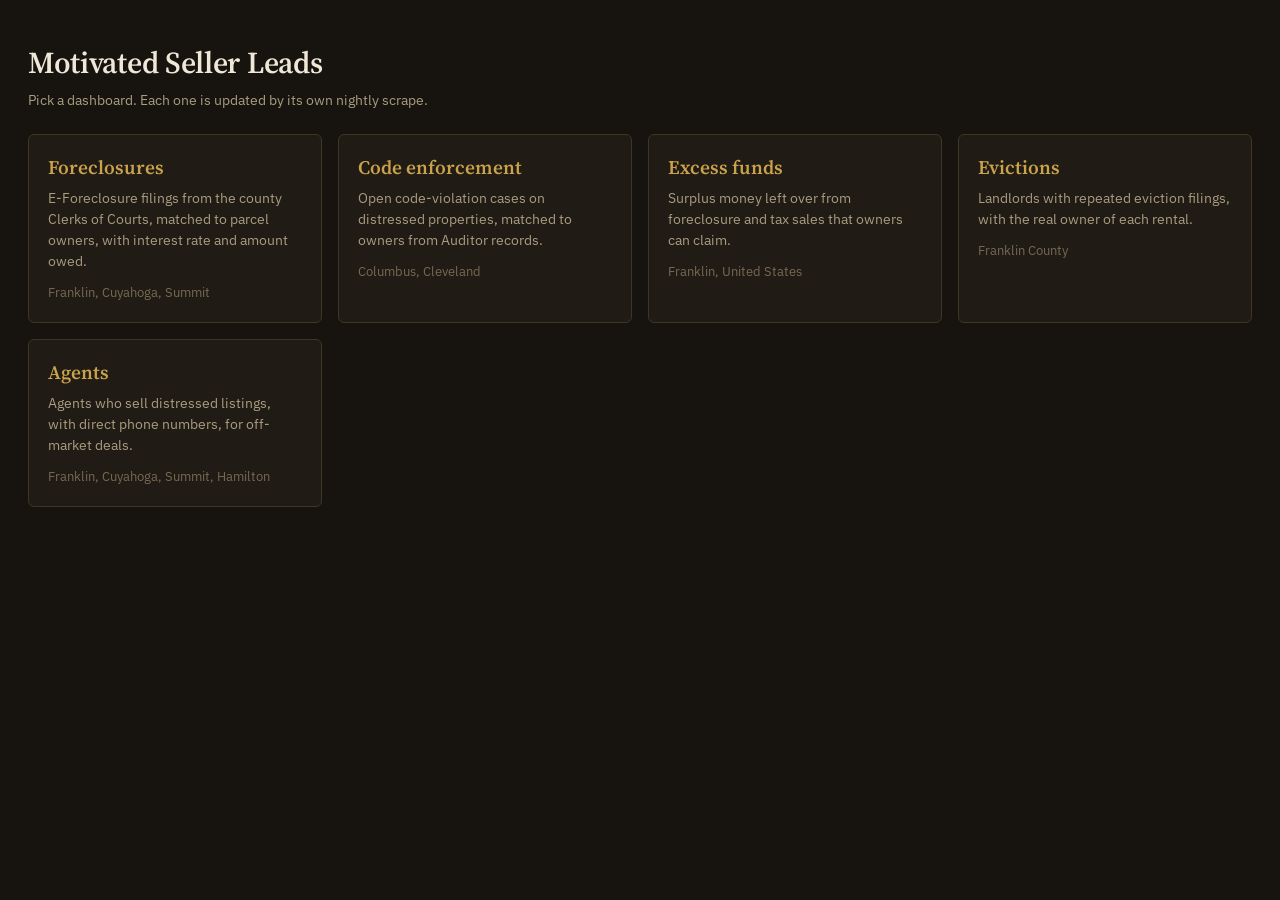
<file: dashboard/index.html>
<!doctype html>
<html lang="en">
<head>
<meta charset="utf-8">
<meta name="viewport" content="width=device-width, initial-scale=1">
<title>Motivated Seller Leads</title>
<link rel="preconnect" href="https://fonts.googleapis.com">
<link rel="preconnect" href="https://fonts.gstatic.com" crossorigin>
<link href="https://fonts.googleapis.com/css2?family=Source+Serif+4:opsz,wght@8..60,400;8..60,600&family=IBM+Plex+Sans:wght@400;500;600&family=IBM+Plex+Mono:wght@400;500&display=swap" rel="stylesheet">
<link rel="stylesheet" href="app.css">
</head>
<body>
<div class="wrap">
  <header>
    <h1>Motivated Seller Leads</h1>
    <p class="tagline">Pick a dashboard. Each one is updated by its own nightly scrape.</p>
  </header>
  <div class="cards" id="cards"></div>
</div>
<script src="dashboards.js"></script>
<script>
  const esc = s => (s ?? '').toString().replace(/[&<>"']/g, c => ({'&':'&amp;','<':'&lt;','>':'&gt;','"':'&quot;',"'":'&#39;'}[c]));
  document.getElementById('cards').innerHTML = window.DASHBOARDS.filter(d => d.url).map(d => `
    <a class="card" href="${esc(d.url)}">
      <h2>${esc(d.label)}</h2>
      <p>${esc(d.blurb)}</p>
      ${d.tabs ? `<div class="tabs">${esc(d.tabs)}</div>` : ''}
    </a>`).join('');
</script>
</body>
</html>
</file>
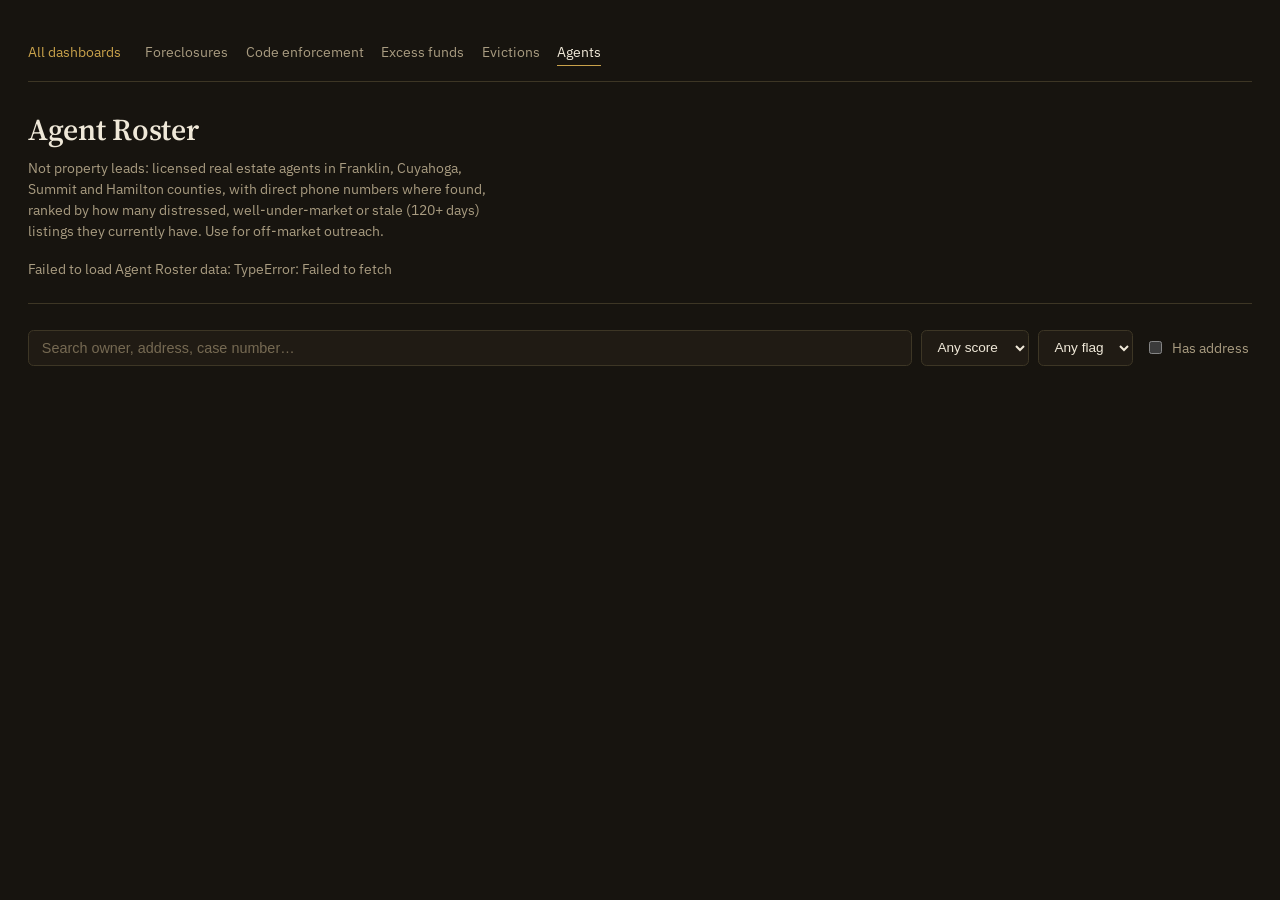
<file: dashboard/agents.html>
<!doctype html>
<html lang="en">
<head>
<meta charset="utf-8">
<meta name="viewport" content="width=device-width, initial-scale=1">
<title>Agent Roster · Motivated Seller Leads</title>
<link rel="preconnect" href="https://fonts.googleapis.com">
<link rel="preconnect" href="https://fonts.gstatic.com" crossorigin>
<link href="https://fonts.googleapis.com/css2?family=Source+Serif+4:opsz,wght@8..60,400;8..60,600&family=IBM+Plex+Sans:wght@400;500;600&family=IBM+Plex+Mono:wght@400;500&display=swap" rel="stylesheet">
<link rel="stylesheet" href="app.css">
</head>
<body>
<div class="wrap">
  <nav class="dash-nav" id="dash-nav"></nav>
  <header>
    <h1>Agent Roster</h1>
    <p class="tagline" id="tagline"></p>
  </header>

  <div class="county-tabs" id="county-tabs" role="tablist"></div>

  <div class="stats" id="stats">Loading records…</div>

  <div class="toolbar">
    <input id="search" type="search" placeholder="Search owner, address, case number…">
    <select id="minScore">
      <option value="0">Any score</option>
      <option value="70">Score 70+</option>
      <option value="50">Score 50+</option>
      <option value="30">Score 30+</option>
    </select>
    <select id="flagFilter">
      <option value="">Any flag</option>
    </select>
    <label class="check"><input type="checkbox" id="addressOnly"> Has address</label>
    <span id="rateControls" style="display:contents;">
      <select id="lowRateMax" title="Rates at or below this are highlighted as low">
        <option value="3.5">Low rate: 3.5% or less</option>
        <option value="4.5" selected>Low rate: 4.5% or less</option>
        <option value="5.5">Low rate: 5.5% or less</option>
      </select>
      <label class="check"><input type="checkbox" id="lowRateOnly"> Low rate only <span id="lowRateCount" class="muted"></span></label>
    </span>
  </div>

  <div id="table-wrap"></div>
  <div id="empty" style="display:none;">No leads on file yet — once the nightly scrape runs, they'll appear here.</div>
</div>

<script>window.PAGE = {"id": "agents", "heading": "Agent Roster", "keys": ["agents"]};</script>
<script src="dashboards.js"></script>
<script src="app.js"></script>
</body>
</html>
</file>
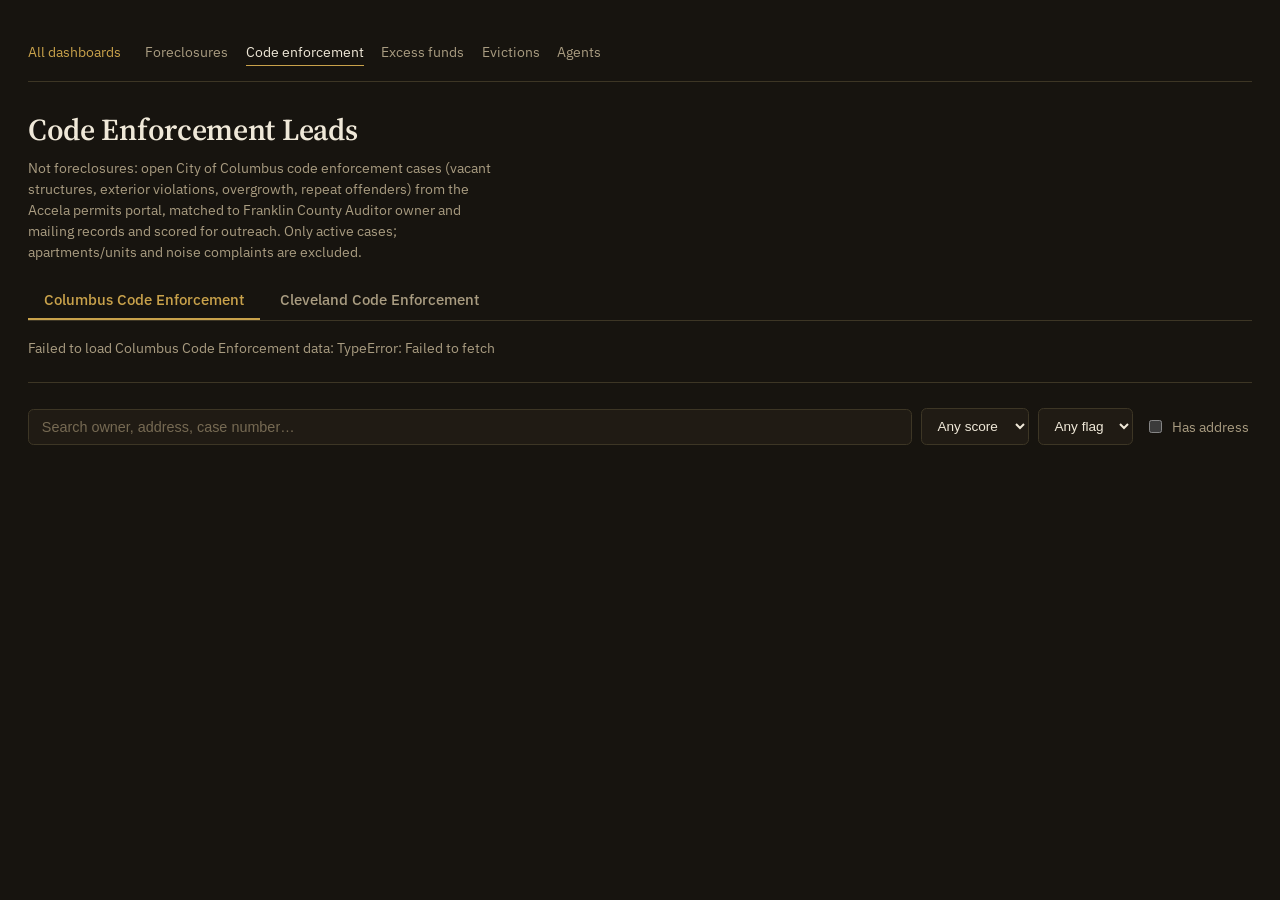
<file: dashboard/code-enforcement.html>
<!doctype html>
<html lang="en">
<head>
<meta charset="utf-8">
<meta name="viewport" content="width=device-width, initial-scale=1">
<title>Code Enforcement Leads · Motivated Seller Leads</title>
<link rel="preconnect" href="https://fonts.googleapis.com">
<link rel="preconnect" href="https://fonts.gstatic.com" crossorigin>
<link href="https://fonts.googleapis.com/css2?family=Source+Serif+4:opsz,wght@8..60,400;8..60,600&family=IBM+Plex+Sans:wght@400;500;600&family=IBM+Plex+Mono:wght@400;500&display=swap" rel="stylesheet">
<link rel="stylesheet" href="app.css">
</head>
<body>
<div class="wrap">
  <nav class="dash-nav" id="dash-nav"></nav>
  <header>
    <h1>Code Enforcement Leads</h1>
    <p class="tagline" id="tagline"></p>
  </header>

  <div class="county-tabs" id="county-tabs" role="tablist"></div>

  <div class="stats" id="stats">Loading records…</div>

  <div class="toolbar">
    <input id="search" type="search" placeholder="Search owner, address, case number…">
    <select id="minScore">
      <option value="0">Any score</option>
      <option value="70">Score 70+</option>
      <option value="50">Score 50+</option>
      <option value="30">Score 30+</option>
    </select>
    <select id="flagFilter">
      <option value="">Any flag</option>
    </select>
    <label class="check"><input type="checkbox" id="addressOnly"> Has address</label>
    <span id="rateControls" style="display:contents;">
      <select id="lowRateMax" title="Rates at or below this are highlighted as low">
        <option value="3.5">Low rate: 3.5% or less</option>
        <option value="4.5" selected>Low rate: 4.5% or less</option>
        <option value="5.5">Low rate: 5.5% or less</option>
      </select>
      <label class="check"><input type="checkbox" id="lowRateOnly"> Low rate only <span id="lowRateCount" class="muted"></span></label>
    </span>
  </div>

  <div id="table-wrap"></div>
  <div id="empty" style="display:none;">No leads on file yet — once the nightly scrape runs, they'll appear here.</div>
</div>

<script>window.PAGE = {"id": "code-enforcement", "heading": "Code Enforcement Leads", "keys": ["columbus", "cleveland"]};</script>
<script src="dashboards.js"></script>
<script src="app.js"></script>
</body>
</html>
</file>
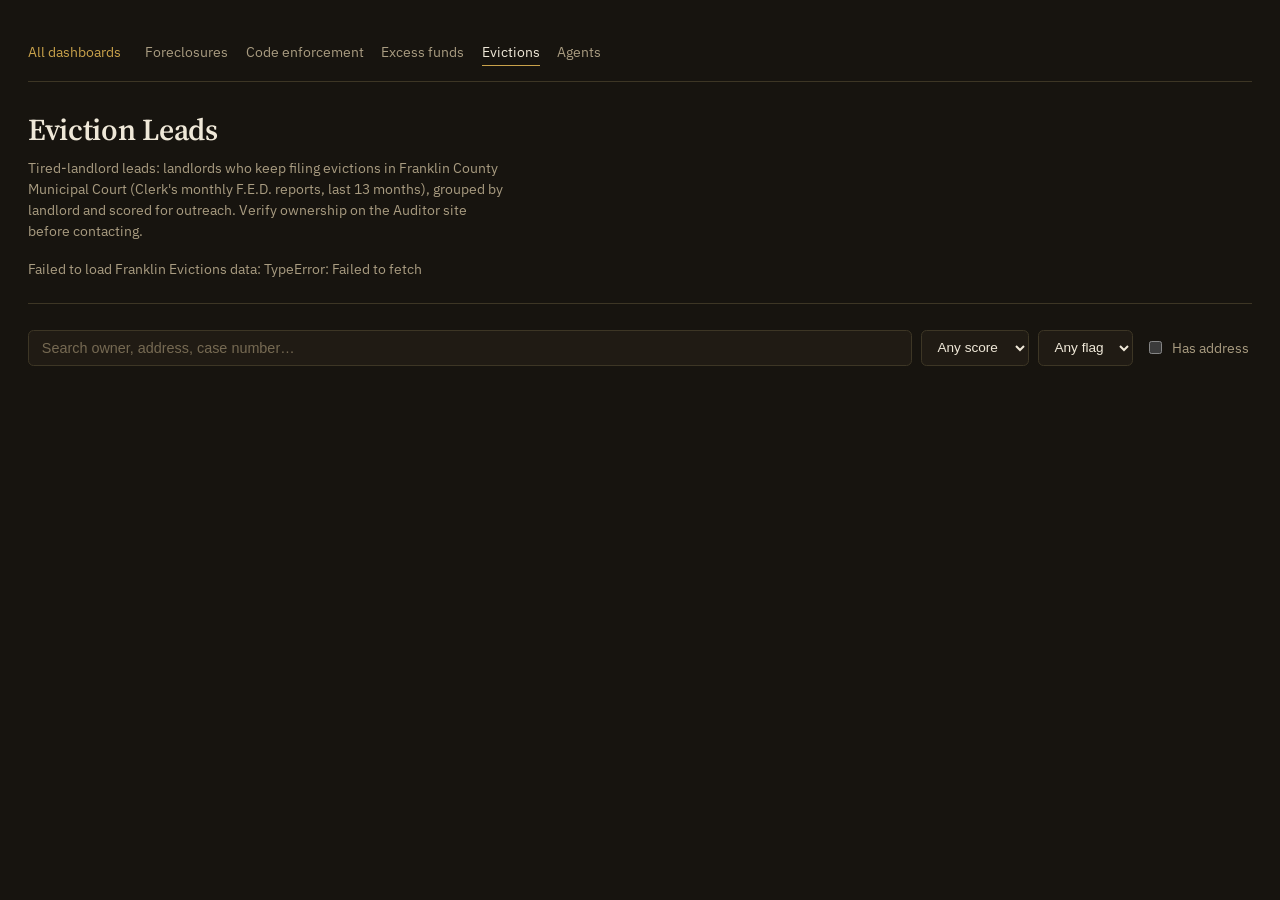
<file: dashboard/evictions.html>
<!doctype html>
<html lang="en">
<head>
<meta charset="utf-8">
<meta name="viewport" content="width=device-width, initial-scale=1">
<title>Eviction Leads · Motivated Seller Leads</title>
<link rel="preconnect" href="https://fonts.googleapis.com">
<link rel="preconnect" href="https://fonts.gstatic.com" crossorigin>
<link href="https://fonts.googleapis.com/css2?family=Source+Serif+4:opsz,wght@8..60,400;8..60,600&family=IBM+Plex+Sans:wght@400;500;600&family=IBM+Plex+Mono:wght@400;500&display=swap" rel="stylesheet">
<link rel="stylesheet" href="app.css">
</head>
<body>
<div class="wrap">
  <nav class="dash-nav" id="dash-nav"></nav>
  <header>
    <h1>Eviction Leads</h1>
    <p class="tagline" id="tagline"></p>
  </header>

  <div class="county-tabs" id="county-tabs" role="tablist"></div>

  <div class="stats" id="stats">Loading records…</div>

  <div class="toolbar">
    <input id="search" type="search" placeholder="Search owner, address, case number…">
    <select id="minScore">
      <option value="0">Any score</option>
      <option value="70">Score 70+</option>
      <option value="50">Score 50+</option>
      <option value="30">Score 30+</option>
    </select>
    <select id="flagFilter">
      <option value="">Any flag</option>
    </select>
    <label class="check"><input type="checkbox" id="addressOnly"> Has address</label>
    <span id="rateControls" style="display:contents;">
      <select id="lowRateMax" title="Rates at or below this are highlighted as low">
        <option value="3.5">Low rate: 3.5% or less</option>
        <option value="4.5" selected>Low rate: 4.5% or less</option>
        <option value="5.5">Low rate: 5.5% or less</option>
      </select>
      <label class="check"><input type="checkbox" id="lowRateOnly"> Low rate only <span id="lowRateCount" class="muted"></span></label>
    </span>
  </div>

  <div id="table-wrap"></div>
  <div id="empty" style="display:none;">No leads on file yet — once the nightly scrape runs, they'll appear here.</div>
</div>

<script>window.PAGE = {"id": "evictions", "heading": "Eviction Leads", "keys": ["evictions"]};</script>
<script src="dashboards.js"></script>
<script src="app.js"></script>
</body>
</html>
</file>
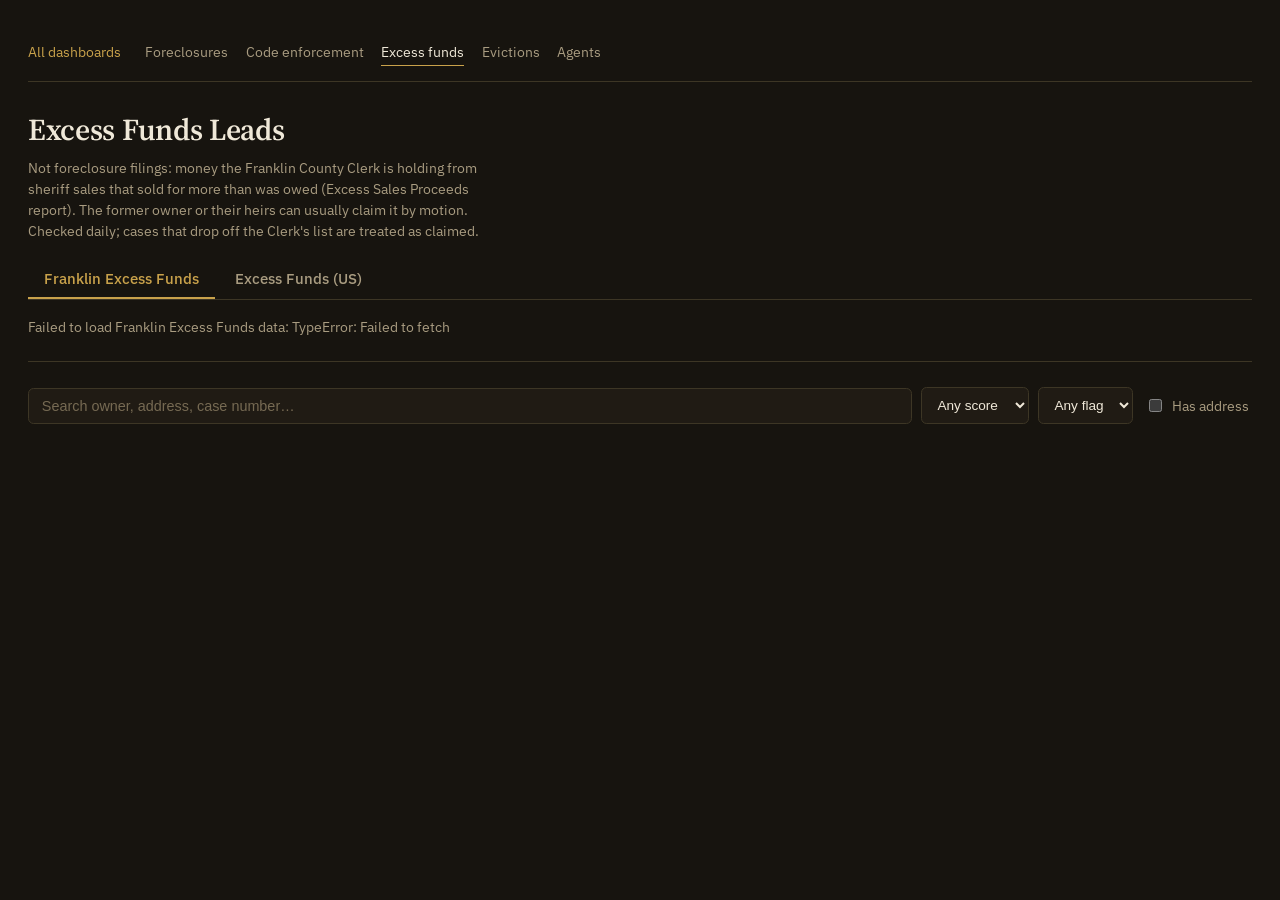
<file: dashboard/excess-funds.html>
<!doctype html>
<html lang="en">
<head>
<meta charset="utf-8">
<meta name="viewport" content="width=device-width, initial-scale=1">
<title>Excess Funds Leads · Motivated Seller Leads</title>
<link rel="preconnect" href="https://fonts.googleapis.com">
<link rel="preconnect" href="https://fonts.gstatic.com" crossorigin>
<link href="https://fonts.googleapis.com/css2?family=Source+Serif+4:opsz,wght@8..60,400;8..60,600&family=IBM+Plex+Sans:wght@400;500;600&family=IBM+Plex+Mono:wght@400;500&display=swap" rel="stylesheet">
<link rel="stylesheet" href="app.css">
</head>
<body>
<div class="wrap">
  <nav class="dash-nav" id="dash-nav"></nav>
  <header>
    <h1>Excess Funds Leads</h1>
    <p class="tagline" id="tagline"></p>
  </header>

  <div class="county-tabs" id="county-tabs" role="tablist"></div>

  <div class="stats" id="stats">Loading records…</div>

  <div class="toolbar">
    <input id="search" type="search" placeholder="Search owner, address, case number…">
    <select id="minScore">
      <option value="0">Any score</option>
      <option value="70">Score 70+</option>
      <option value="50">Score 50+</option>
      <option value="30">Score 30+</option>
    </select>
    <select id="flagFilter">
      <option value="">Any flag</option>
    </select>
    <label class="check"><input type="checkbox" id="addressOnly"> Has address</label>
    <span id="rateControls" style="display:contents;">
      <select id="lowRateMax" title="Rates at or below this are highlighted as low">
        <option value="3.5">Low rate: 3.5% or less</option>
        <option value="4.5" selected>Low rate: 4.5% or less</option>
        <option value="5.5">Low rate: 5.5% or less</option>
      </select>
      <label class="check"><input type="checkbox" id="lowRateOnly"> Low rate only <span id="lowRateCount" class="muted"></span></label>
    </span>
  </div>

  <div id="table-wrap"></div>
  <div id="empty" style="display:none;">No leads on file yet — once the nightly scrape runs, they'll appear here.</div>
</div>

<script>window.PAGE = {"id": "excess-funds", "heading": "Excess Funds Leads", "keys": ["excess", "excess-national"]};</script>
<script src="dashboards.js"></script>
<script src="app.js"></script>
</body>
</html>
</file>
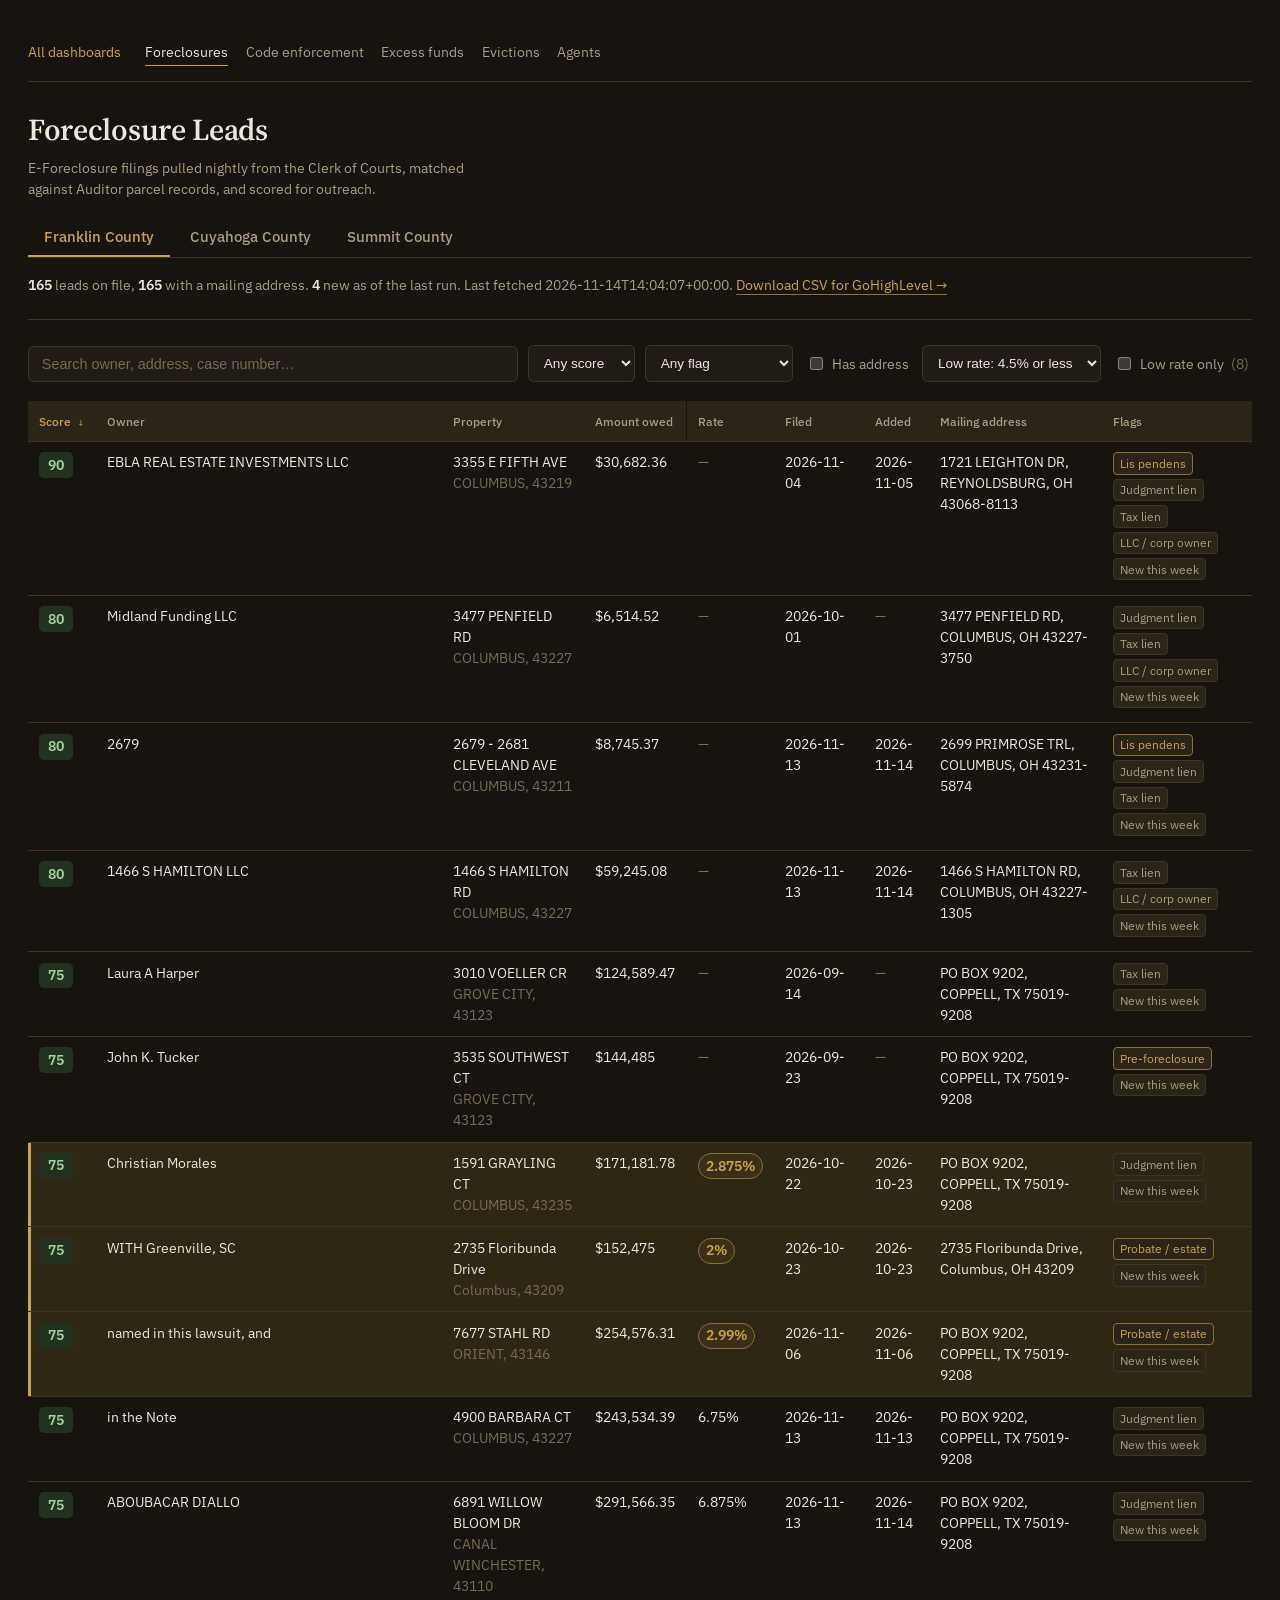
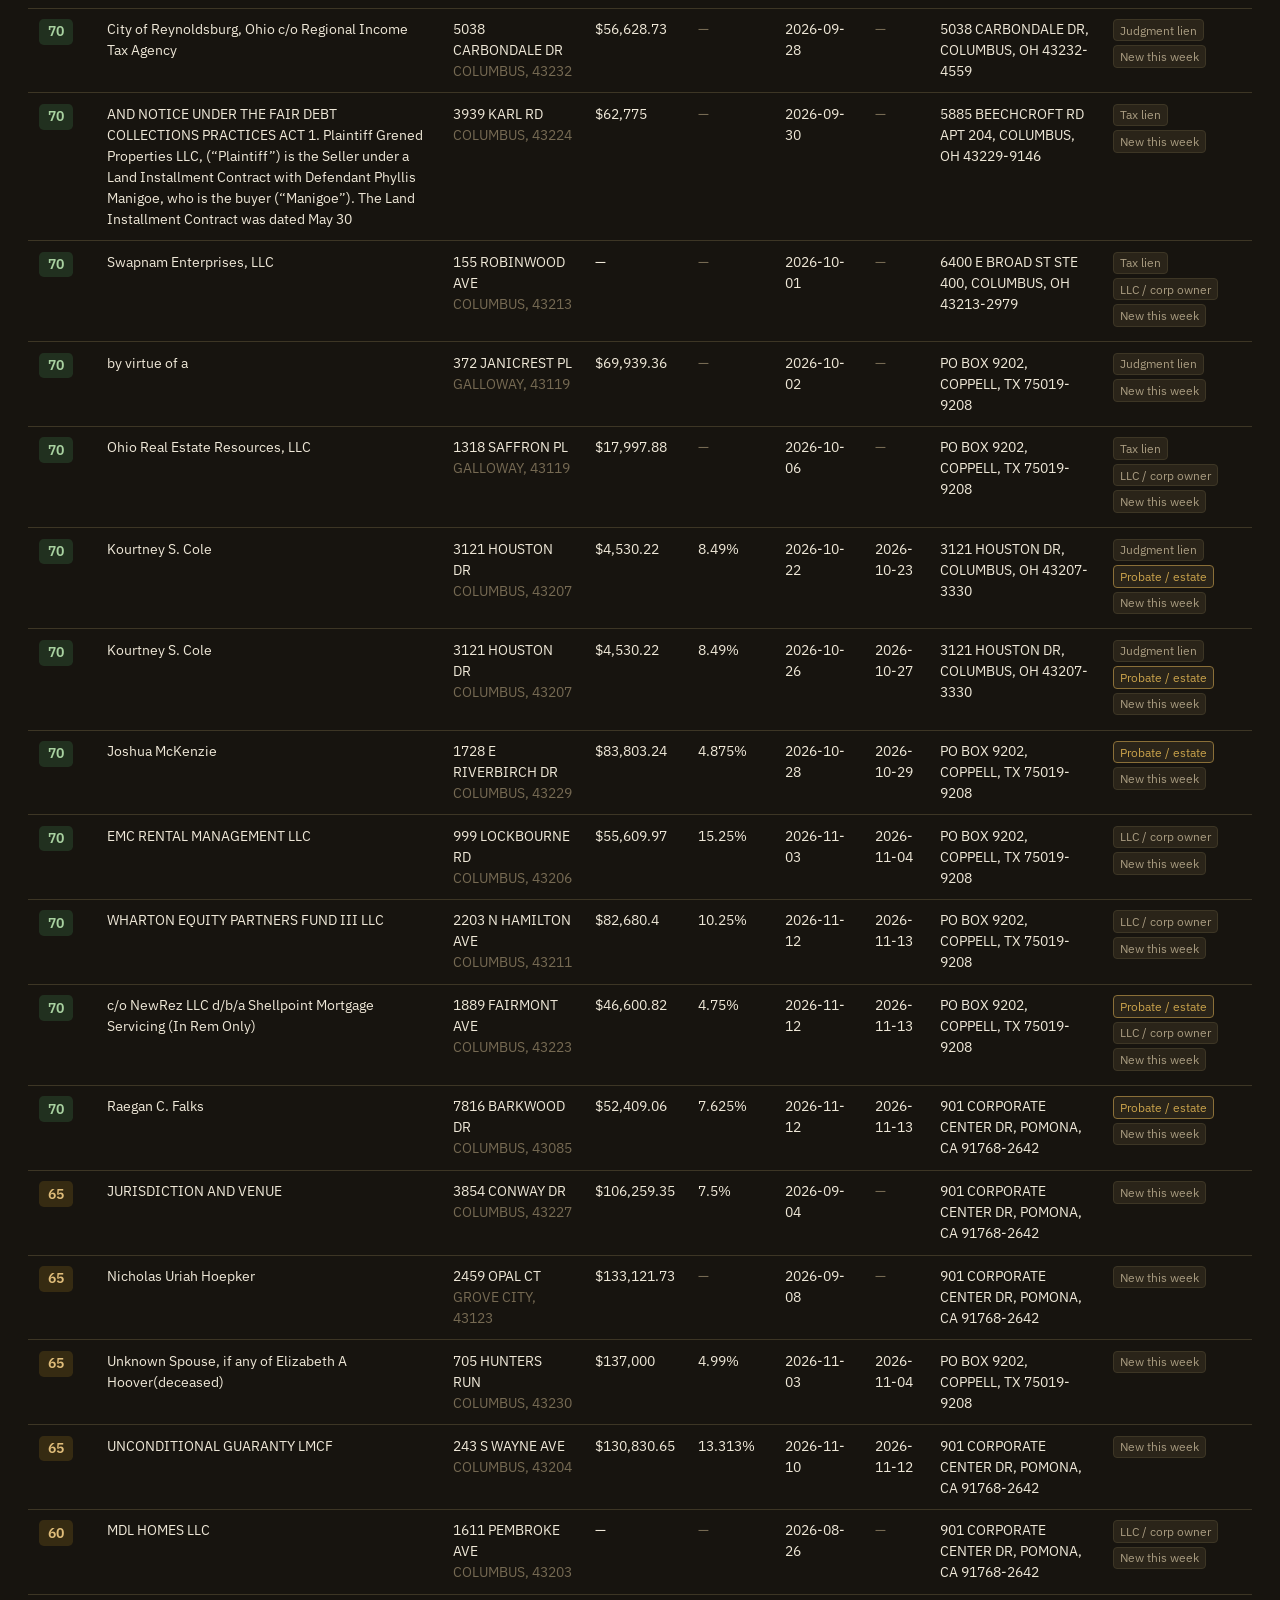
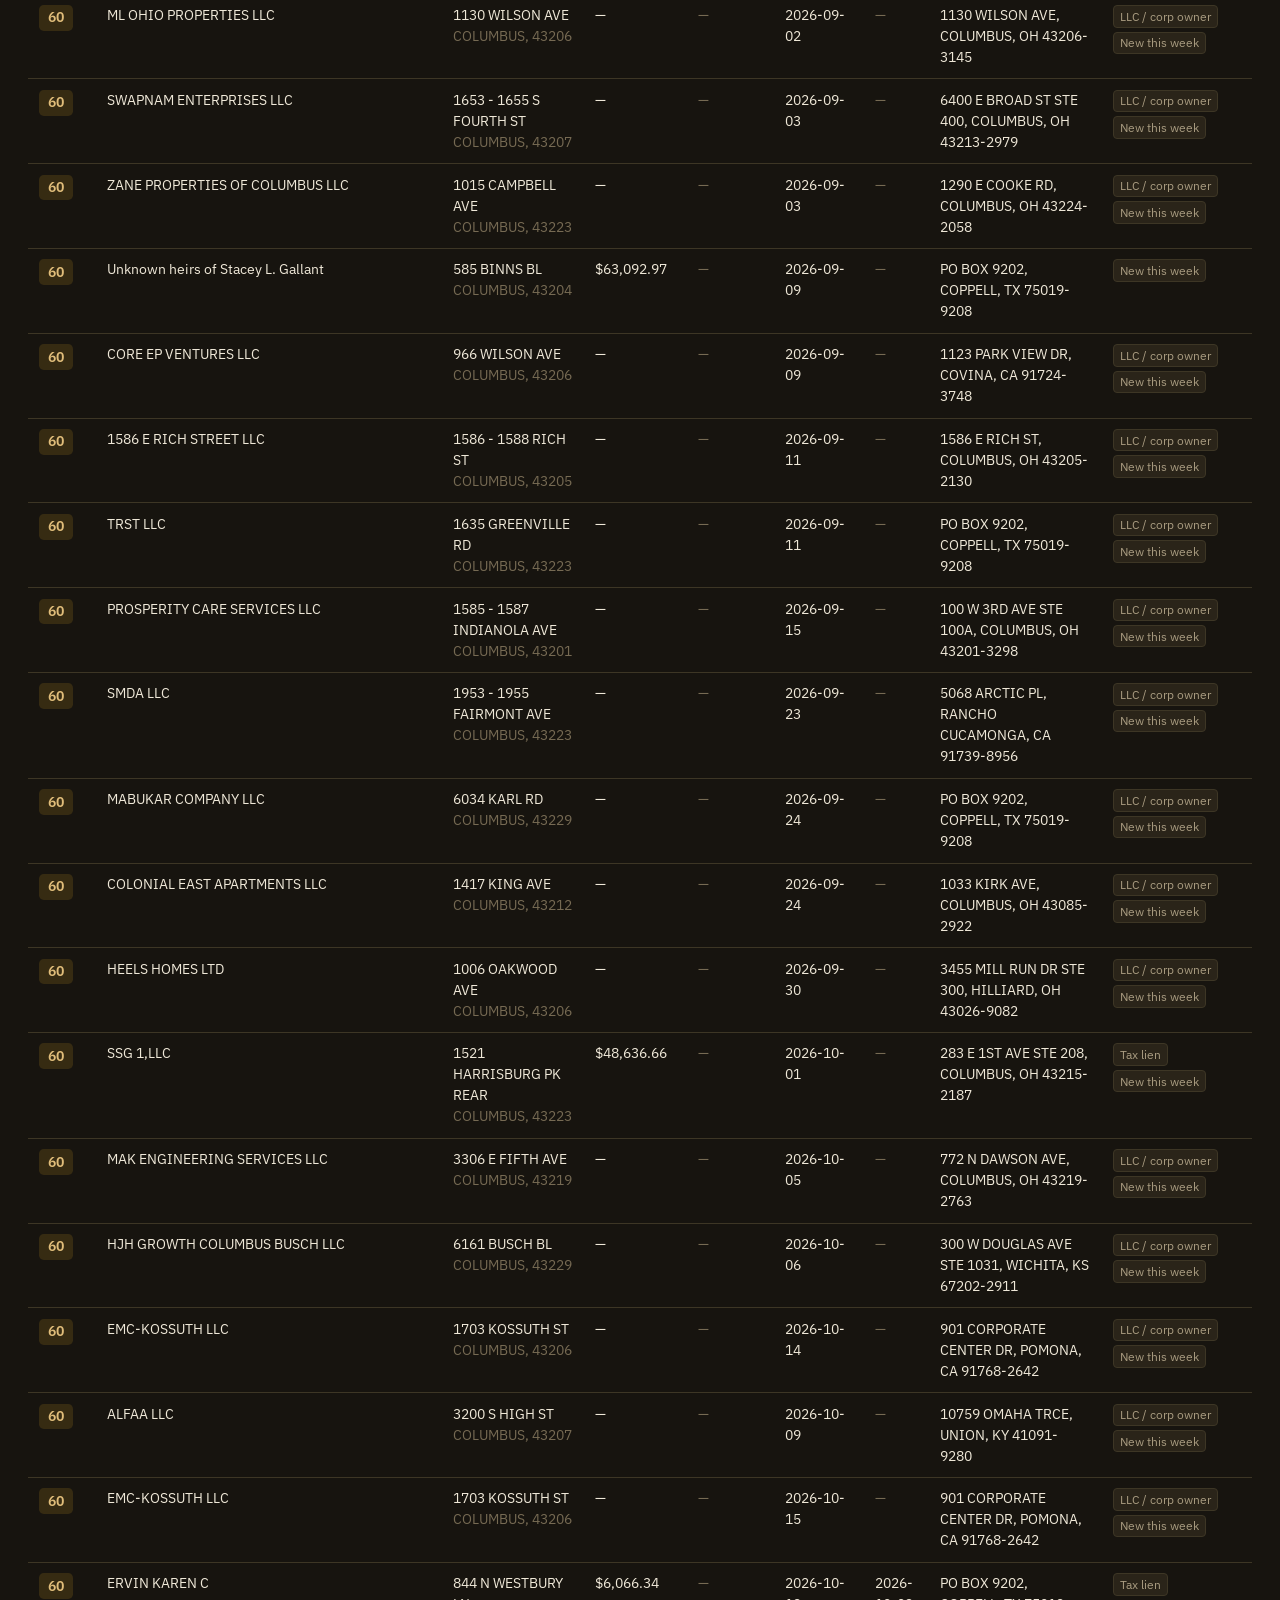
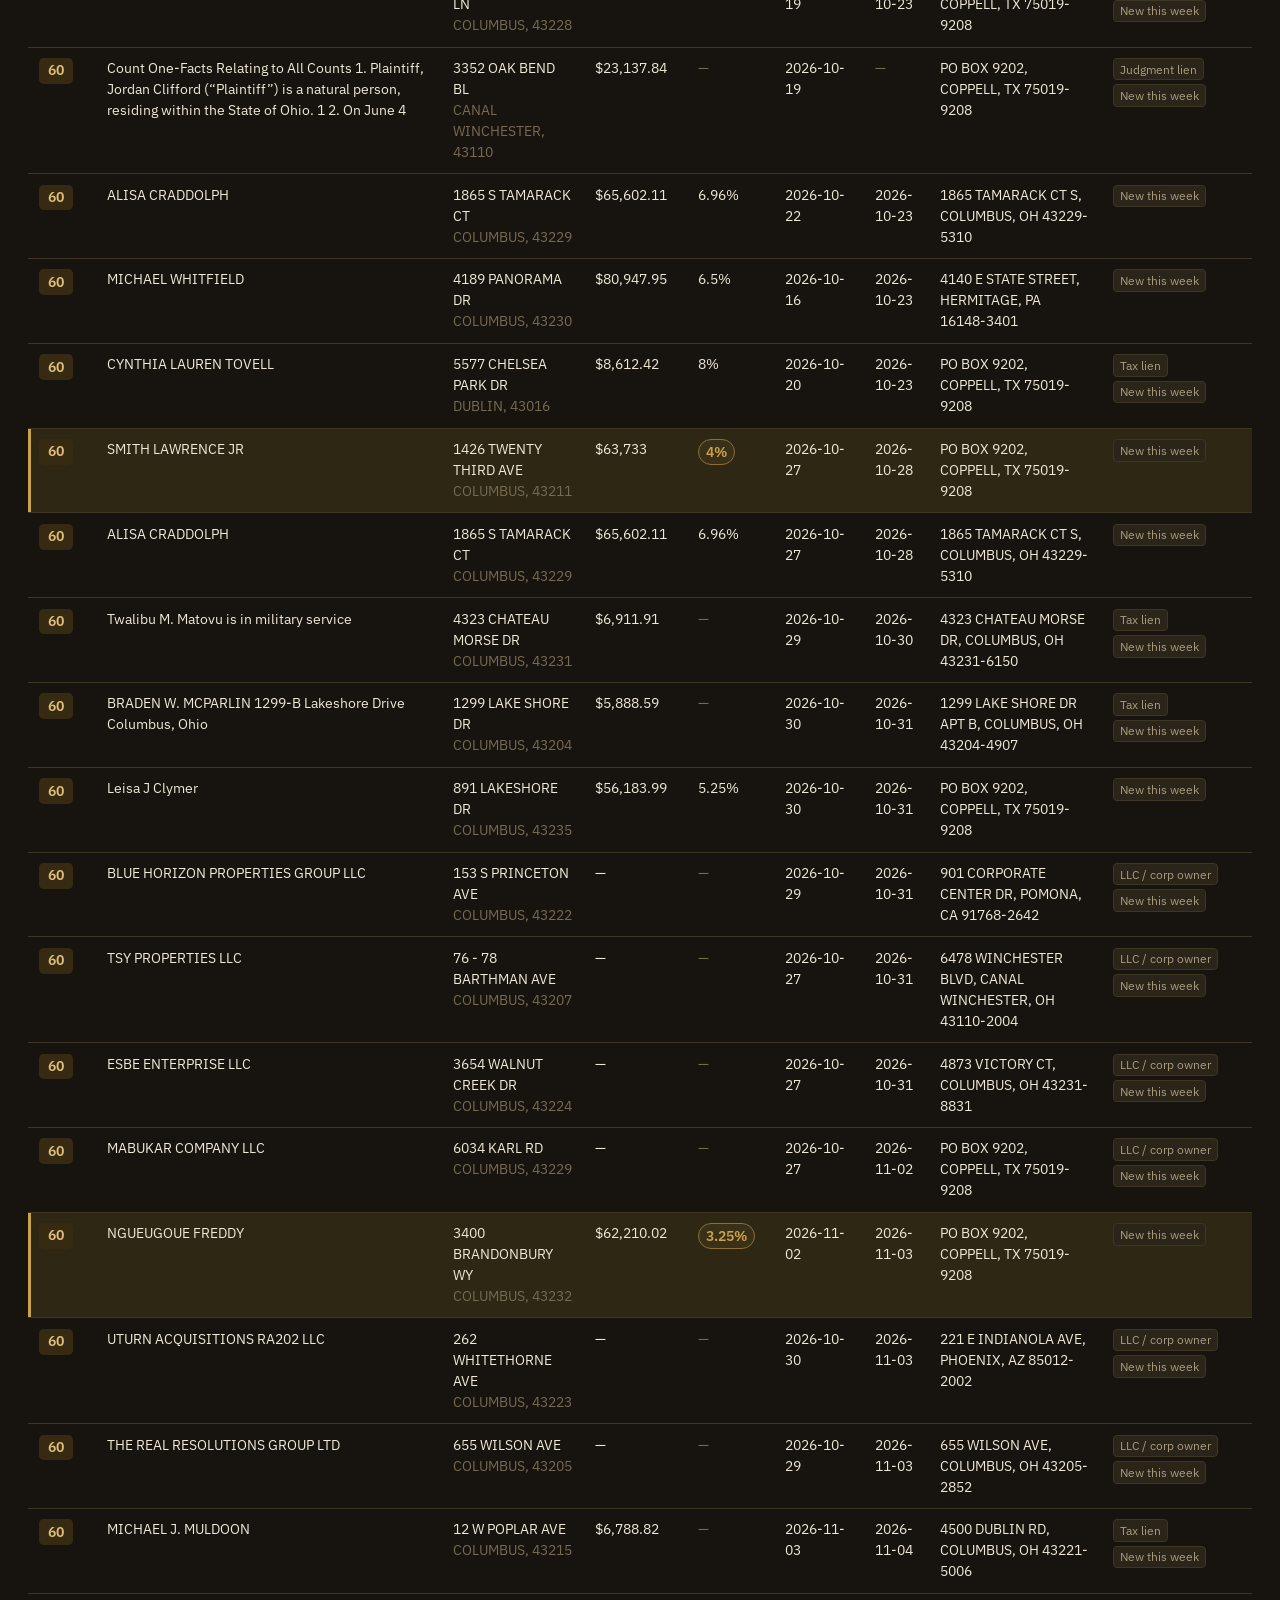
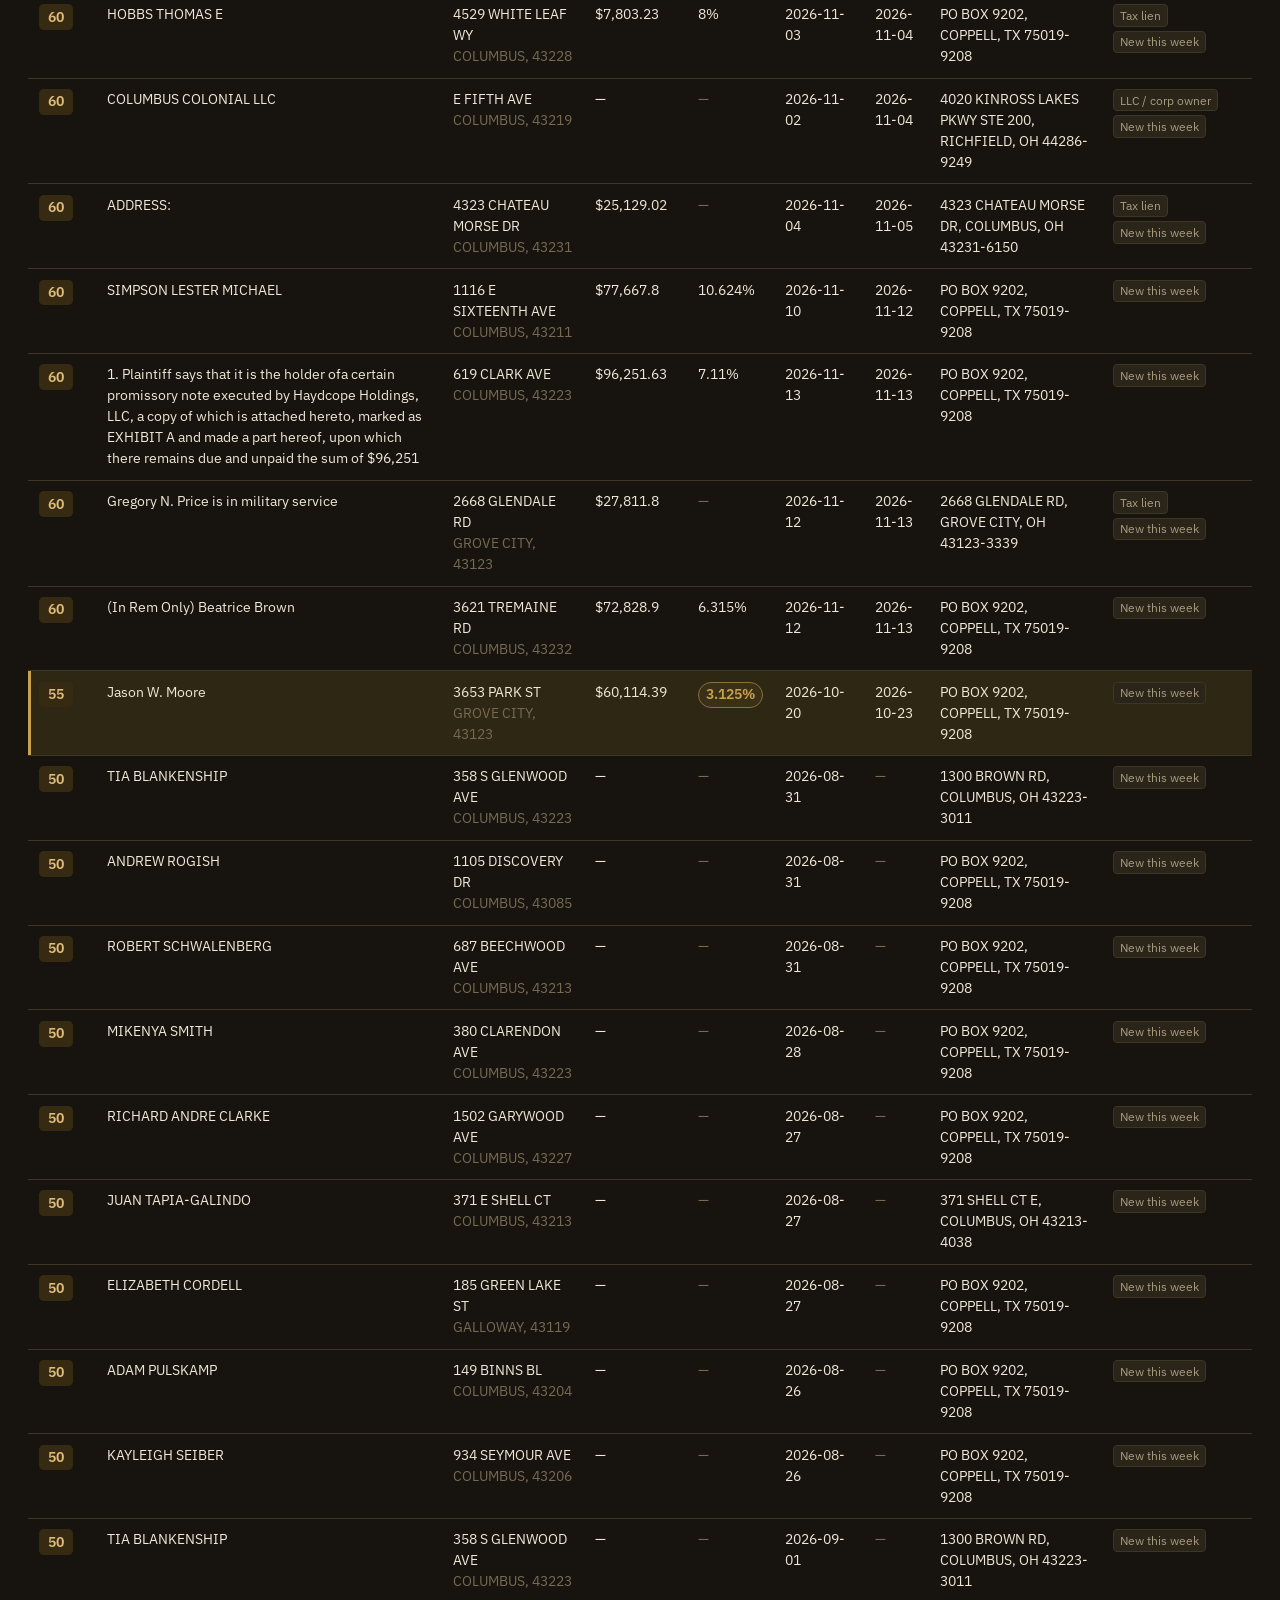
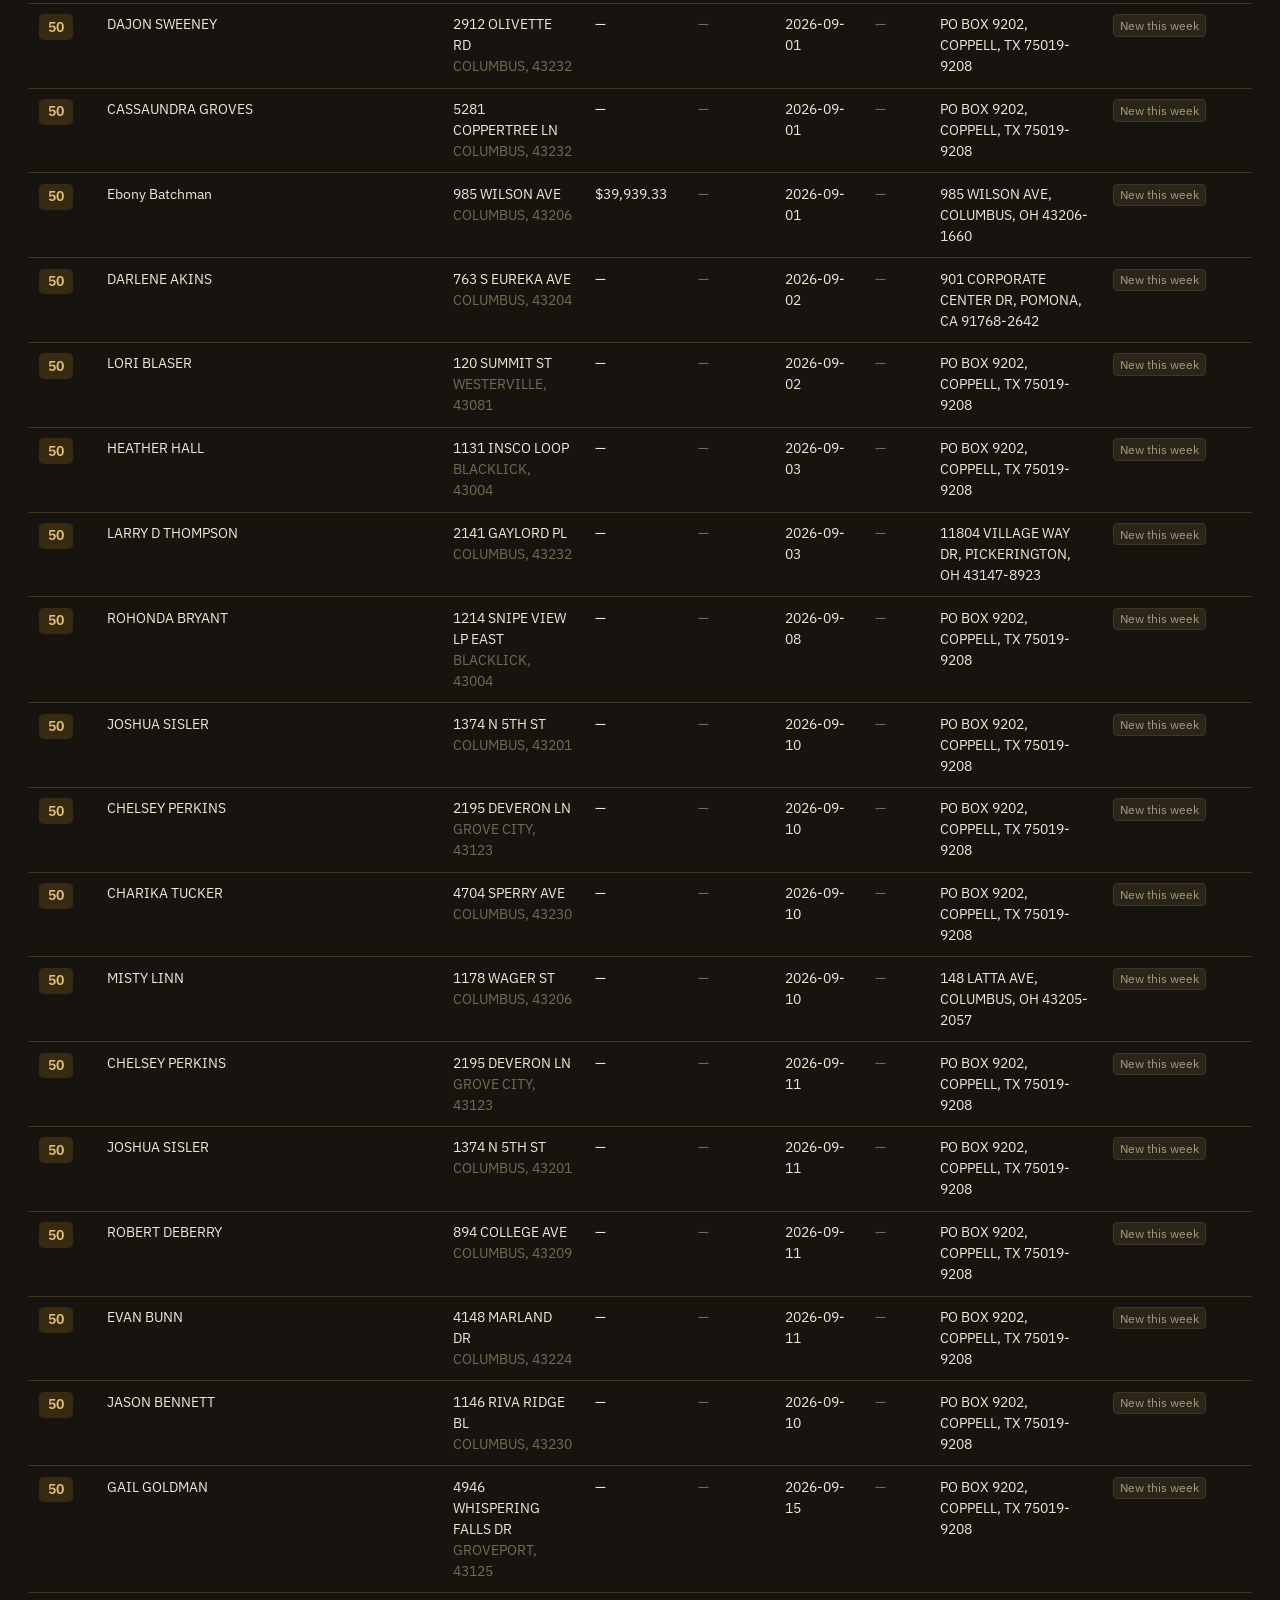
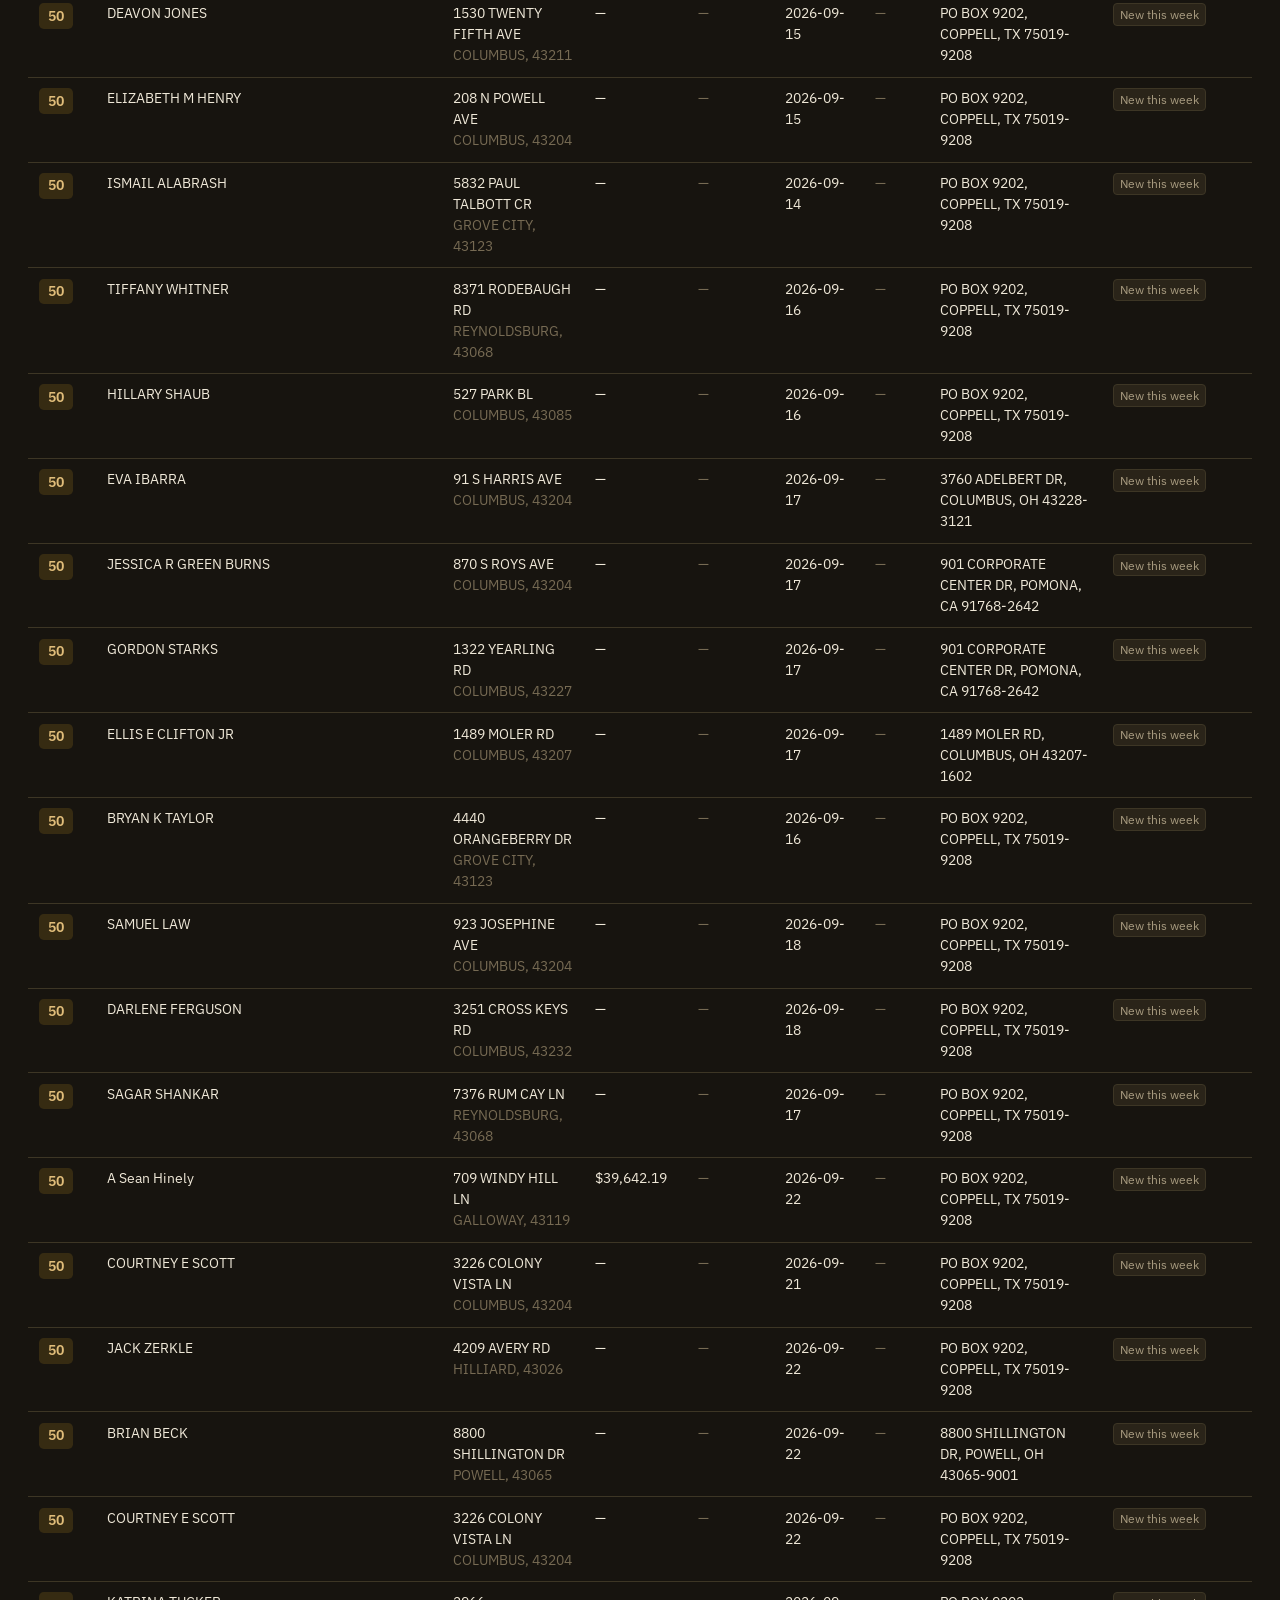
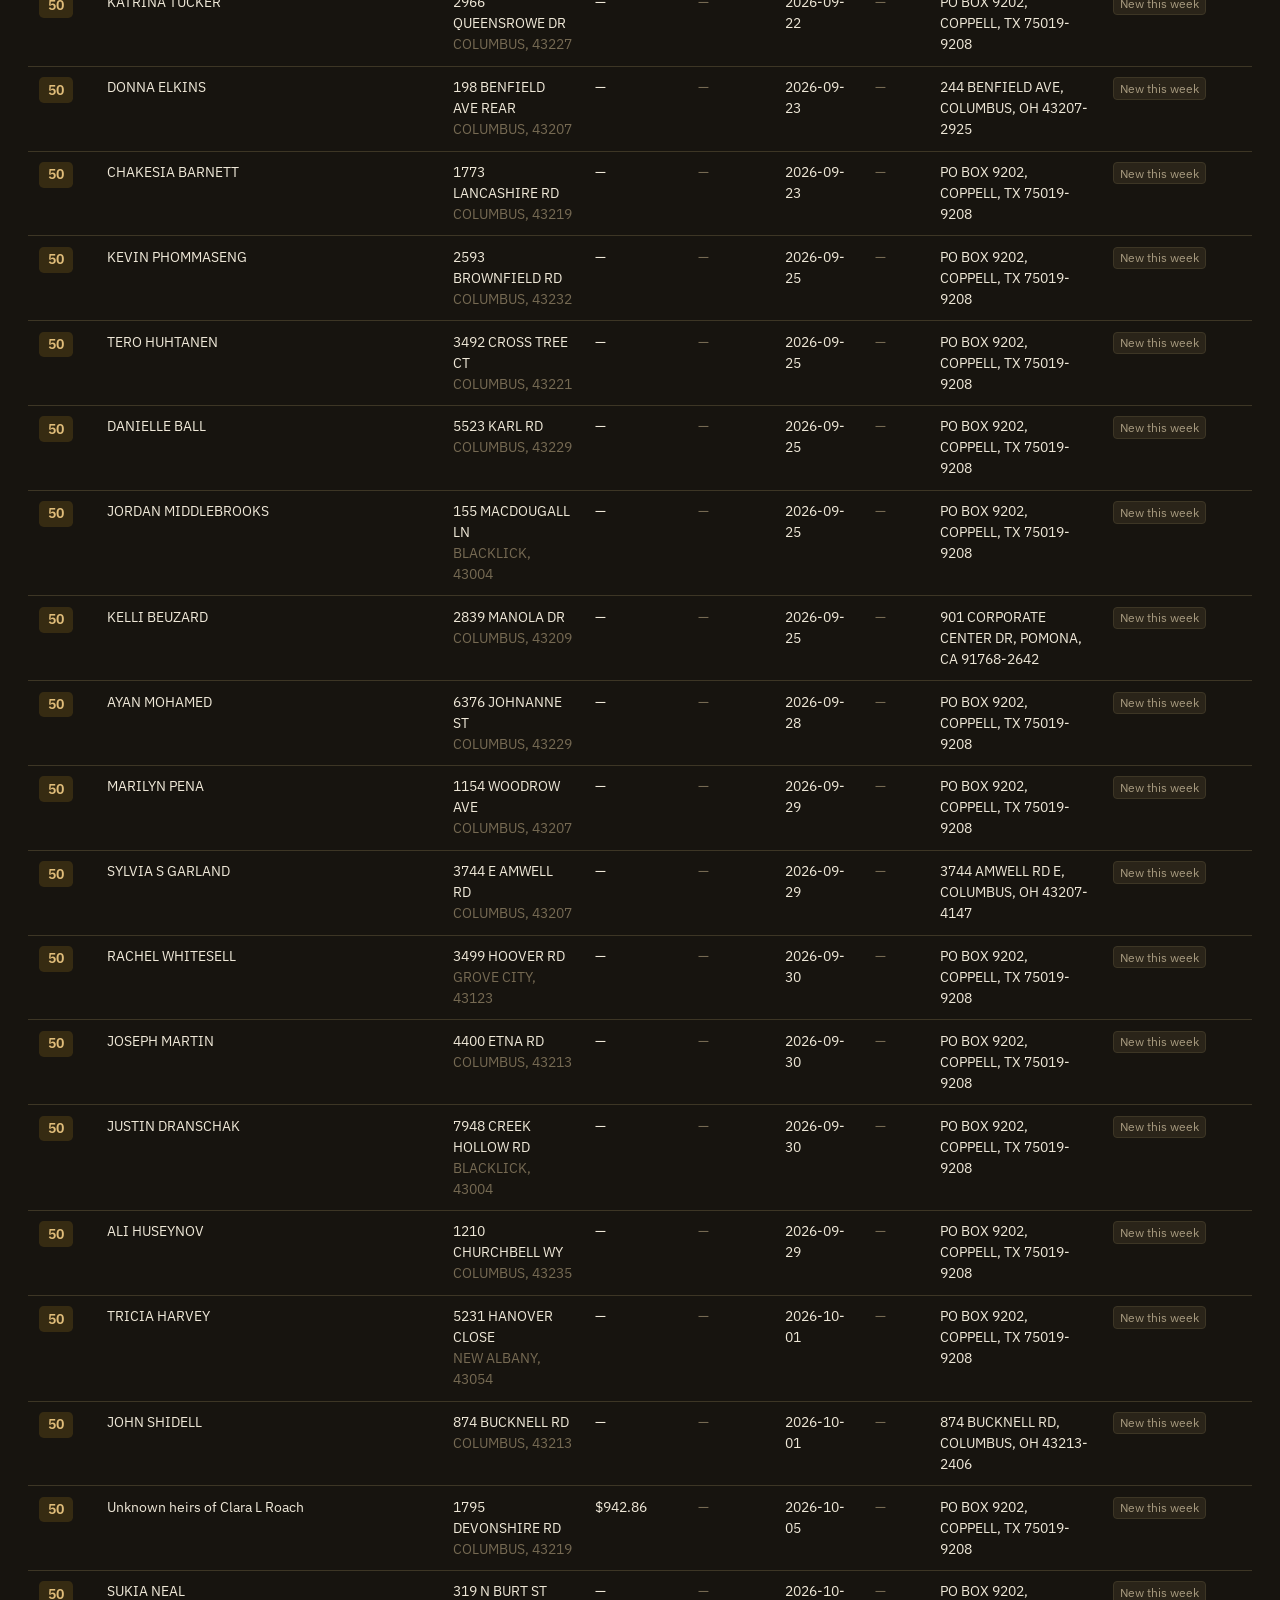
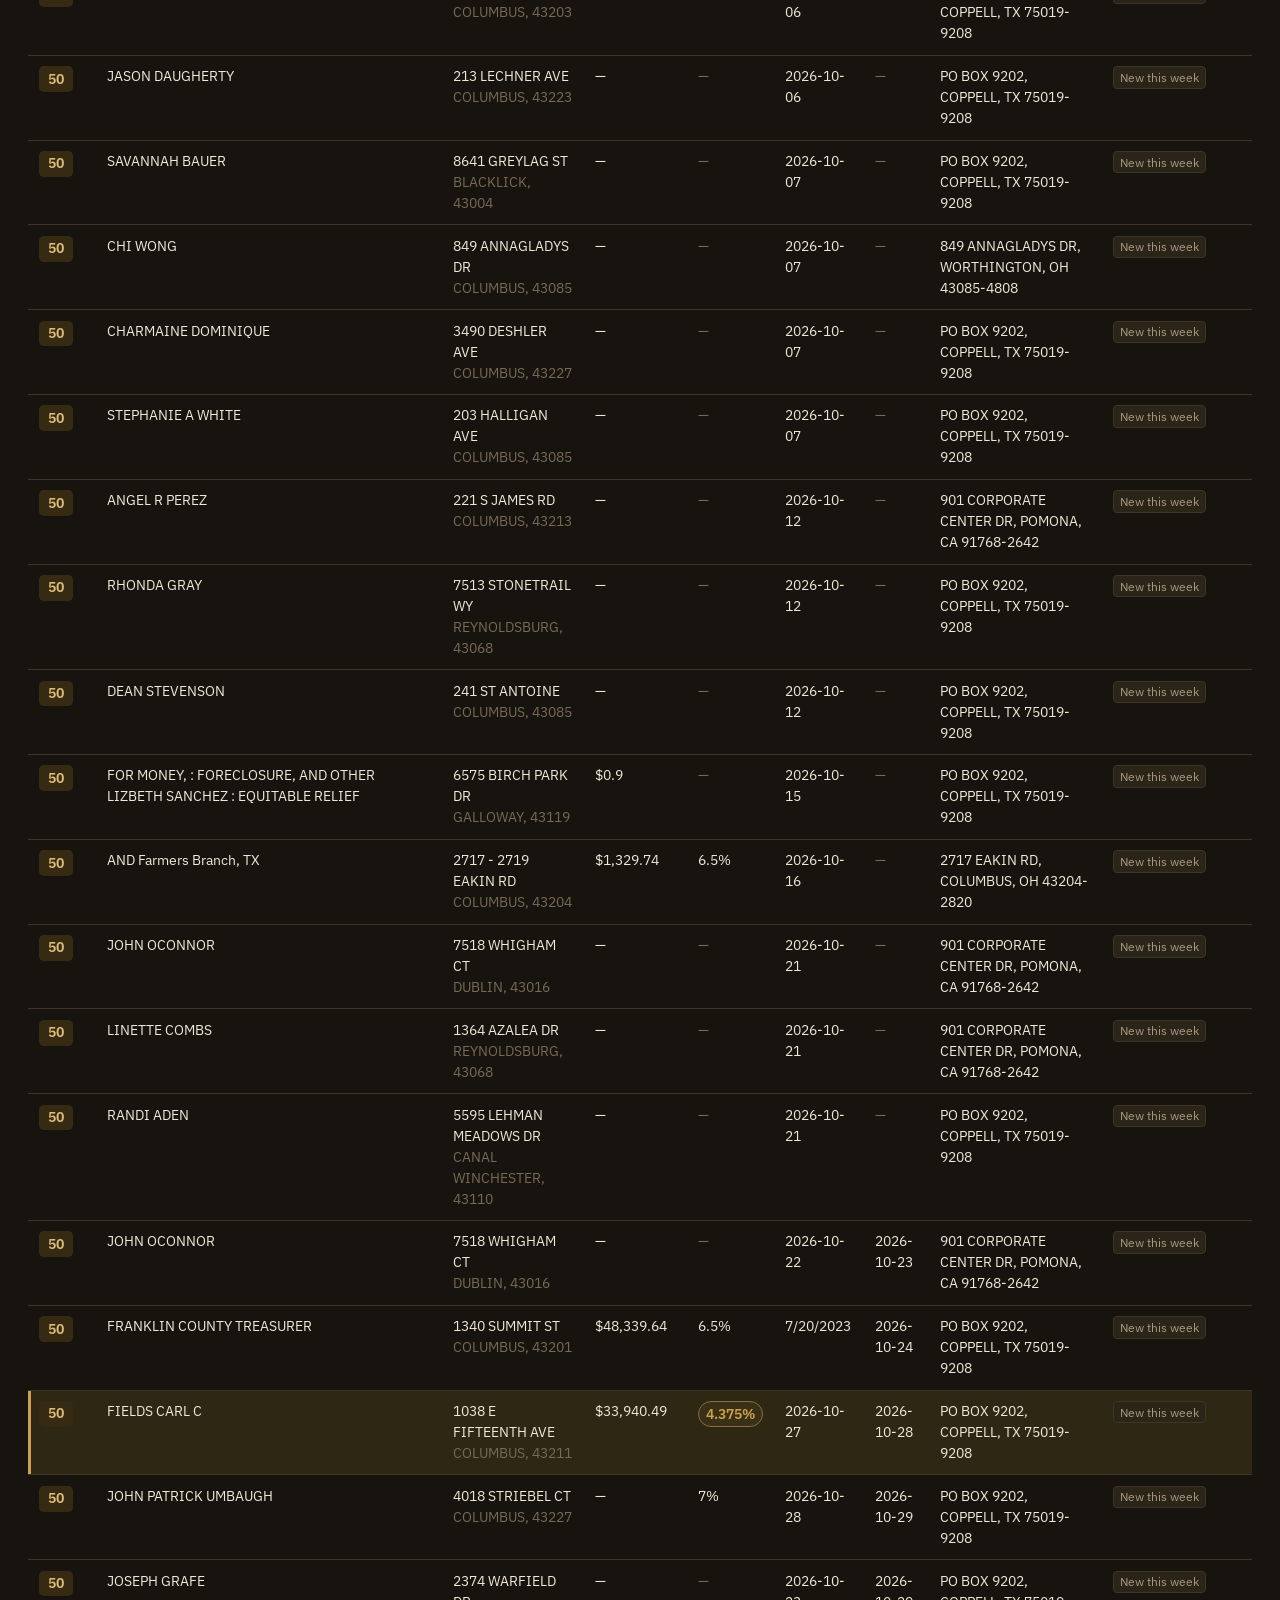
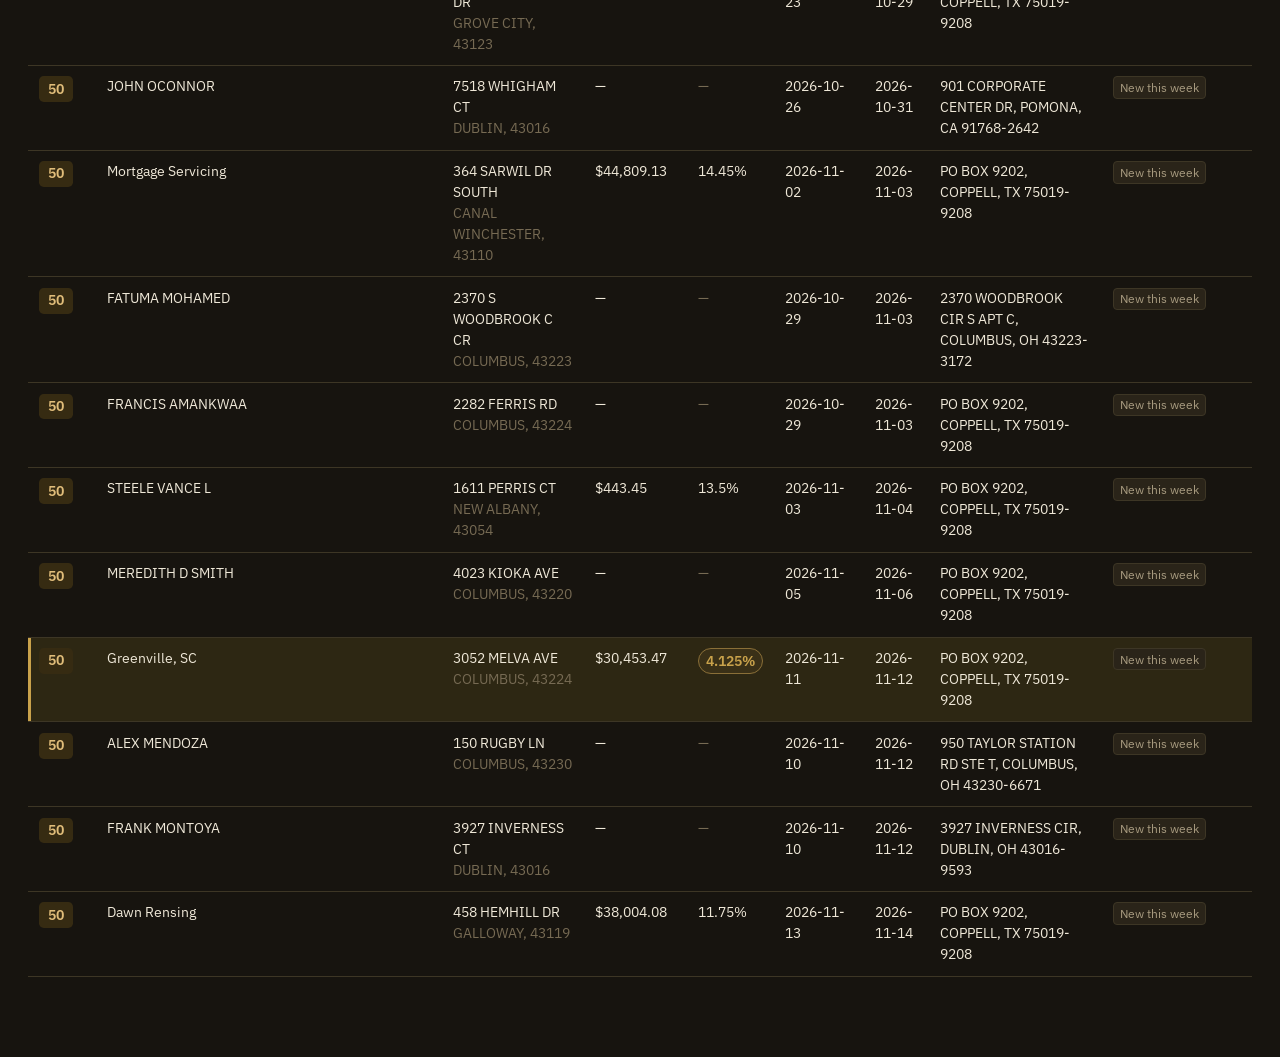
<file: dashboard/foreclosures.html>
<!doctype html>
<html lang="en">
<head>
<meta charset="utf-8">
<meta name="viewport" content="width=device-width, initial-scale=1">
<title>Foreclosure Leads · Motivated Seller Leads</title>
<link rel="preconnect" href="https://fonts.googleapis.com">
<link rel="preconnect" href="https://fonts.gstatic.com" crossorigin>
<link href="https://fonts.googleapis.com/css2?family=Source+Serif+4:opsz,wght@8..60,400;8..60,600&family=IBM+Plex+Sans:wght@400;500;600&family=IBM+Plex+Mono:wght@400;500&display=swap" rel="stylesheet">
<link rel="stylesheet" href="app.css">
</head>
<body>
<div class="wrap">
  <nav class="dash-nav" id="dash-nav"></nav>
  <header>
    <h1>Foreclosure Leads</h1>
    <p class="tagline" id="tagline"></p>
  </header>

  <div class="county-tabs" id="county-tabs" role="tablist"></div>

  <div class="stats" id="stats">Loading records…</div>

  <div class="toolbar">
    <input id="search" type="search" placeholder="Search owner, address, case number…">
    <select id="minScore">
      <option value="0">Any score</option>
      <option value="70">Score 70+</option>
      <option value="50">Score 50+</option>
      <option value="30">Score 30+</option>
    </select>
    <select id="flagFilter">
      <option value="">Any flag</option>
    </select>
    <label class="check"><input type="checkbox" id="addressOnly"> Has address</label>
    <span id="rateControls" style="display:contents;">
      <select id="lowRateMax" title="Rates at or below this are highlighted as low">
        <option value="3.5">Low rate: 3.5% or less</option>
        <option value="4.5" selected>Low rate: 4.5% or less</option>
        <option value="5.5">Low rate: 5.5% or less</option>
      </select>
      <label class="check"><input type="checkbox" id="lowRateOnly"> Low rate only <span id="lowRateCount" class="muted"></span></label>
    </span>
  </div>

  <div id="table-wrap"></div>
  <div id="empty" style="display:none;">No leads on file yet — once the nightly scrape runs, they'll appear here.</div>
</div>

<script>window.PAGE = {"id": "foreclosures", "heading": "Foreclosure Leads", "keys": ["franklin", "cuyahoga", "summit"]};</script>
<script src="dashboards.js"></script>
<script src="app.js"></script>
</body>
</html>
</file>
<file: dashboard/app.css>
:root {
    --bg: #17140f;
    --panel: #201b14;
    --panel-2: #2a2419;
    --border: #3d3625;
    --ink: #efe8d8;
    --ink-dim: #a99c81;
    --ink-faint: #766a53;
    --gold: #c9a24b;
    --gold-dim: #8a6f38;
    --good-bg: #21301f; --good-fg: #a8d1a0;
    --warn-bg: #362b12; --warn-fg: #e0bd7a;
    --bad-bg: #331c17;  --bad-fg: #e0a89c;
    color-scheme: dark;
  }
  * { box-sizing: border-box; }
  body {
    margin: 0;
    background: var(--bg);
    color: var(--ink);
    font-family: 'IBM Plex Sans', -apple-system, Segoe UI, Roboto, sans-serif;
    font-size: 14px;
    line-height: 1.5;
  }
  .wrap { max-width: 1320px; margin: 0 auto; padding: 2.5rem 1.75rem 5rem; }

  header h1 {
    font-family: 'Source Serif 4', Georgia, serif;
    font-weight: 600;
    font-size: 1.9rem;
    margin: 0 0 .3rem;
    letter-spacing: -0.01em;
  }
  header p.tagline {
    color: var(--ink-dim);
    margin: 0 0 1.1rem;
    max-width: 60ch;
  }
  .stats {
    color: var(--ink-dim);
    font-size: .88rem;
    margin: 0 0 1.6rem;
    padding-bottom: 1.4rem;
    border-bottom: 1px solid var(--border);
  }
  .stats strong { color: var(--ink); font-weight: 600; }
  .stats a { color: var(--gold); text-decoration: none; border-bottom: 1px solid var(--gold-dim); }
  .stats a:hover { color: var(--ink); }

  .toolbar {
    display: flex;
    flex-wrap: wrap;
    gap: .6rem;
    align-items: center;
    margin-bottom: 1.2rem;
  }
  .toolbar input[type="search"] {
    flex: 1 1 16rem;
    background: var(--panel);
    border: 1px solid var(--border);
    color: var(--ink);
    padding: .55rem .8rem;
    border-radius: .35rem;
    font-size: .9rem;
  }
  .toolbar input[type="search"]::placeholder { color: var(--ink-faint); }
  .toolbar select {
    background: var(--panel);
    border: 1px solid var(--border);
    color: var(--ink);
    padding: .55rem .7rem;
    border-radius: .35rem;
    font-size: .85rem;
  }
  .toolbar label.check {
    display: flex;
    align-items: center;
    gap: .4rem;
    color: var(--ink-dim);
    font-size: .85rem;
    white-space: nowrap;
    padding: .3rem .2rem;
  }
  .toolbar label.check input { accent-color: var(--gold); }

  table { width: 100%; border-collapse: collapse; }
  thead th {
    position: sticky; top: 0;
    background: var(--panel-2);
    text-align: left;
    padding: .65rem .7rem;
    font-weight: 500;
    color: var(--ink-dim);
    font-size: .78rem;
    border-bottom: 1px solid var(--border);
    cursor: pointer;
    user-select: none;
    white-space: nowrap;
  }
  thead th:hover { color: var(--ink); }
  thead th.sorted { color: var(--gold); }
  thead th .arrow { font-size: .7em; opacity: .8; margin-left: .15rem; }

  tbody tr.row { cursor: pointer; border-bottom: 1px solid var(--border); }
  tbody tr.row:hover { background: var(--panel); }
  tbody tr.row.expanded { background: var(--panel); }
  /* Low interest rate: an existing cheap mortgage is the best fit for subject-to deals. */
  tbody tr.row.lowrate { background: #2d2713; box-shadow: inset 3px 0 0 var(--gold); }
  tbody tr.row.lowrate:hover, tbody tr.row.lowrate.expanded { background: #38301a; }
  .rate { font-variant-numeric: tabular-nums; white-space: nowrap; }
  .rate.low {
    display: inline-block; padding: .1rem .45rem; border-radius: 999px;
    border: 1px solid var(--gold-dim); background: #3a3017; color: var(--gold); font-weight: 600;
  }
  tbody td { padding: .65rem .7rem; vertical-align: top; }

  .score {
    display: inline-block;
    min-width: 2.1rem;
    text-align: center;
    font-weight: 600;
    font-variant-numeric: tabular-nums;
    padding: .15rem .45rem;
    border-radius: .3rem;
  }
  .score-hi  { background: var(--good-bg); color: var(--good-fg); }
  .score-mid { background: var(--warn-bg); color: var(--warn-fg); }
  .score-lo  { background: var(--bad-bg);  color: var(--bad-fg); }

  .mono { font-family: 'IBM Plex Mono', monospace; font-size: .82rem; color: var(--ink-dim); }
  .muted { color: var(--ink-faint); }
  .amount { font-variant-numeric: tabular-nums; }

  .flag {
    display: inline-block;
    background: var(--panel-2);
    border: 1px solid var(--border);
    border-radius: .25rem;
    padding: .1rem .4rem;
    margin: 0 .25rem .25rem 0;
    font-size: .72rem;
    color: var(--ink-dim);
  }
  .flag.hot { border-color: var(--gold-dim); color: var(--gold); }

  .detail-row td {
    background: #1b170f;
    border-bottom: 1px solid var(--border);
    padding: 1rem 1.4rem 1.3rem;
  }
  .detail-grid {
    display: grid;
    grid-template-columns: repeat(auto-fit, minmax(220px, 1fr));
    gap: 1rem 1.6rem;
  }
  .detail-grid dt {
    font-size: .72rem;
    text-transform: none;
    color: var(--ink-faint);
    margin-bottom: .15rem;
  }
  .detail-grid dd { margin: 0; }
  .detail-grid .full { grid-column: 1 / -1; }

  a.link { color: var(--gold); text-decoration: none; border-bottom: 1px solid var(--gold-dim); }
  a.link:hover { color: var(--ink); }

  #empty {
    color: var(--ink-dim);
    padding: 3rem 1rem;
    text-align: center;
    border: 1px dashed var(--border);
    border-radius: .5rem;
  }

  @media (max-width: 720px) {
    .wrap { padding: 1.5rem 1rem 4rem; }
    thead th:nth-child(6), tbody td:nth-child(6) { display: none; } /* hide mailing address col on small screens */
  }

  .county-tabs {
    display: flex;
    gap: .25rem;
    margin-bottom: 1.1rem;
    border-bottom: 1px solid var(--border);
  }
  .county-tabs button {
    appearance: none;
    background: none;
    border: none;
    color: var(--ink-dim);
    font-family: inherit;
    font-size: .92rem;
    font-weight: 500;
    padding: .6rem 1rem .55rem;
    cursor: pointer;
    border-bottom: 2px solid transparent;
  }
  .county-tabs button:hover { color: var(--ink); }
  .county-tabs button[aria-selected="true"] {
    color: var(--gold);
    border-bottom-color: var(--gold);
  }

  /* Navigation between dashboards */
  .dash-nav {
    display: flex; flex-wrap: wrap; gap: .25rem 1.1rem; align-items: center;
    margin: 0 0 1.6rem; padding-bottom: .9rem; border-bottom: 1px solid var(--border);
    font-size: .86rem;
  }
  .dash-nav a { color: var(--ink-dim); text-decoration: none; padding: .15rem 0; border-bottom: 1px solid transparent; }
  .dash-nav a:hover { color: var(--ink); }
  .dash-nav a.home { color: var(--gold); margin-right: .4rem; }
  .dash-nav a[aria-current="page"] { color: var(--ink); border-bottom-color: var(--gold); }

  /* Landing page cards */
  .cards { display: grid; grid-template-columns: repeat(auto-fill, minmax(280px, 1fr)); gap: 1rem; margin-top: 1.4rem; }
  a.card {
    display: block; padding: 1.15rem 1.2rem 1.25rem; text-decoration: none; color: var(--ink);
    background: var(--panel); border: 1px solid var(--border); border-radius: 6px;
  }
  a.card:hover { border-color: var(--gold-dim); background: var(--panel-2); }
  a.card h2 { font-family: 'Source Serif 4', Georgia, serif; font-size: 1.2rem; font-weight: 600; margin: 0 0 .35rem; color: var(--gold); }
  a.card p { margin: 0 0 .7rem; color: var(--ink-dim); }
  a.card .tabs { font-size: .8rem; color: var(--ink-faint); }
</file>
